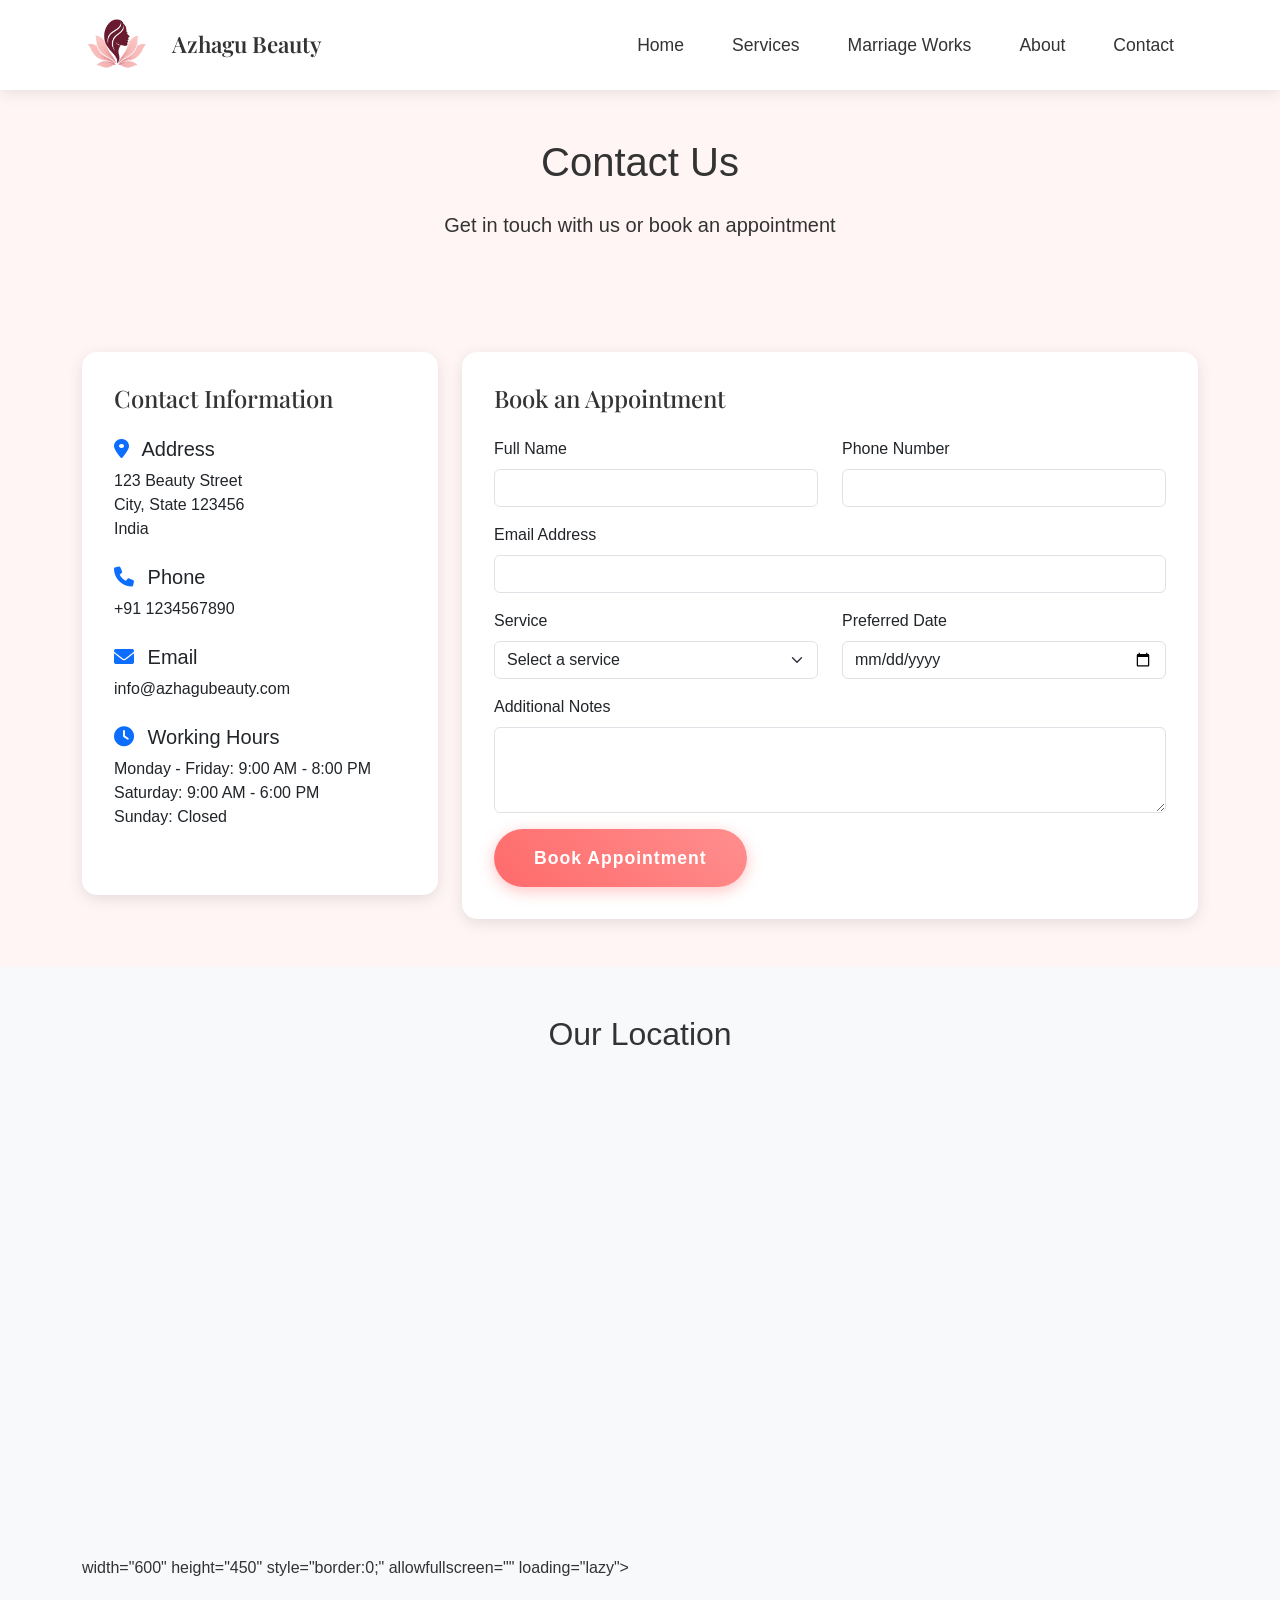
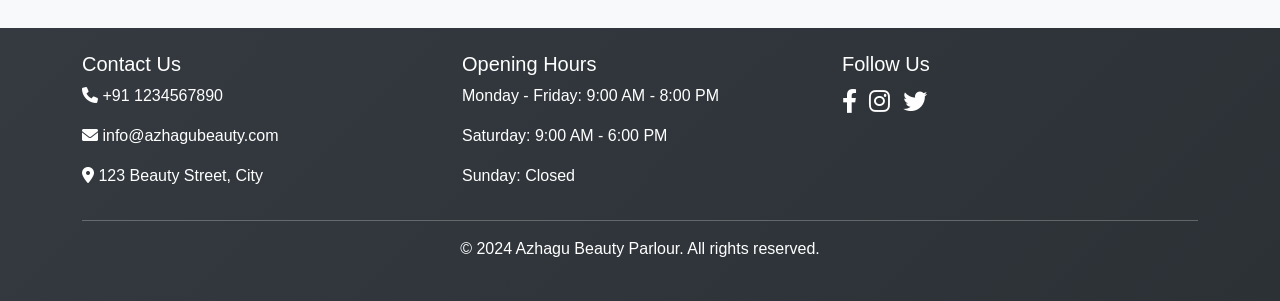
<file: contact.html>
<!DOCTYPE html>
<html lang="en">
<head>
    <meta charset="UTF-8">
    <meta name="viewport" content="width=device-width, initial-scale=1.0">
    <title>Contact Us - Azhagu Beauty Parlour</title>
    <!-- Google Fonts -->
    <link href="https://fonts.googleapis.com/css2?family=Playfair+Display:wght@400;700&family=Poppins:wght@300;400;500;600&display=swap" rel="stylesheet">
    <!-- Bootstrap CSS -->
    <link href="https://cdn.jsdelivr.net/npm/bootstrap@5.3.0/dist/css/bootstrap.min.css" rel="stylesheet">
    <!-- Custom CSS -->
    <link rel="stylesheet" href="styles.css">
    <!-- Font Awesome -->
    <link rel="stylesheet" href="https://cdnjs.cloudflare.com/ajax/libs/font-awesome/6.0.0/css/all.min.css">
</head>
<body>
    <!-- Navigation -->
    <nav class="navbar navbar-expand-lg navbar-light fixed-top">
        <div class="container">
            <a class="navbar-brand" href="index.html">
                <img src="images/logo_2.png" alt="Azhagu Beauty Logo" height="70">
                <span class="logo-text">Azhagu Beauty</span>
            </a>
            <button class="navbar-toggler" type="button" data-bs-toggle="collapse" data-bs-target="#navbarNav">
                <span class="navbar-toggler-icon"></span>
            </button>
            <div class="collapse navbar-collapse" id="navbarNav">
                <ul class="navbar-nav ms-auto">
                    <li class="nav-item">
                        <a class="nav-link" href="index.html">Home</a>
                    </li>
                    <li class="nav-item">
                        <a class="nav-link" href="services.html">Services</a>
                    </li>
                    <li class="nav-item">
                        <a class="nav-link" href="marriage-works.html">Marriage Works</a>
                    </li>
                    <li class="nav-item">
                        <a class="nav-link" href="about.html">About</a>
                    </li>
                    <li class="nav-item">
                        <a class="nav-link active" href="contact.html">Contact</a>
                    </li>
                </ul>
            </div>
        </div>
    </nav>

    <!-- Contact Header -->
    <header class="contact-header py-5">
        <div class="container">
            <h1 class="text-center mb-4">Contact Us</h1>
            <p class="text-center lead">Get in touch with us or book an appointment</p>
        </div>
    </header>

    <!-- Contact Section -->
    <section class="py-5">
        <div class="container">
            <div class="row">
                <!-- Contact Information -->
                <div class="col-md-4 mb-4">
                    <div class="card h-100">
                        <div class="card-body">
                            <h3 class="card-title mb-4">Contact Information</h3>
                            <div class="mb-4">
                                <h5><i class="fas fa-map-marker-alt text-primary me-2"></i> Address</h5>
                                <p>123 Beauty Street<br>City, State 123456<br>India</p>
                            </div>
                            <div class="mb-4">
                                <h5><i class="fas fa-phone text-primary me-2"></i> Phone</h5>
                                <p>+91 1234567890</p>
                            </div>
                            <div class="mb-4">
                                <h5><i class="fas fa-envelope text-primary me-2"></i> Email</h5>
                                <p>info@azhagubeauty.com</p>
                            </div>
                            <div class="mb-4">
                                <h5><i class="fas fa-clock text-primary me-2"></i> Working Hours</h5>
                                <p>Monday - Friday: 9:00 AM - 8:00 PM<br>
                                   Saturday: 9:00 AM - 6:00 PM<br>
                                   Sunday: Closed</p>
                            </div>
                        </div>
                    </div>
                </div>

                <!-- Booking Form -->
                <div class="col-md-8">
                    <div class="card">
                        <div class="card-body">
                            <h3 class="card-title mb-4">Book an Appointment</h3>
                            <form id="bookingForm">
                                <div class="row">
                                    <div class="col-md-6 mb-3">
                                        <label for="name" class="form-label">Full Name</label>
                                        <input type="text" class="form-control" id="name" required>
                                    </div>
                                    <div class="col-md-6 mb-3">
                                        <label for="phone" class="form-label">Phone Number</label>
                                        <input type="tel" class="form-control" id="phone" required>
                                    </div>
                                </div>
                                <div class="mb-3">
                                    <label for="email" class="form-label">Email Address</label>
                                    <input type="email" class="form-control" id="email" required>
                                </div>
                                <div class="row">
                                    <div class="col-md-6 mb-3">
                                        <label for="service" class="form-label">Service</label>
                                        <select class="form-select" id="service" required>
                                            <option value="">Select a service</option>
                                            <option value="haircut">Haircut & Styling</option>
                                            <option value="facial">Facial Treatment</option>
                                            <option value="makeup">Makeup</option>
                                            <option value="manicure">Manicure</option>
                                            <option value="pedicure">Pedicure</option>
                                        </select>
                                    </div>
                                    <div class="col-md-6 mb-3">
                                        <label for="date" class="form-label">Preferred Date</label>
                                        <input type="date" class="form-control" id="date" required>
                                    </div>
                                </div>
                                <div class="mb-3">
                                    <label for="message" class="form-label">Additional Notes</label>
                                    <textarea class="form-control" id="message" rows="3"></textarea>
                                </div>
                                <button type="submit" class="btn btn-primary">Book Appointment</button>
                            </form>
                        </div>
                    </div>
                </div>
            </div>
        </div>
    </section>

    <!-- Map Section -->
    <section class="py-5 bg-light">
        <div class="container">
            <div class="row">
                <div class="col-12">
                    <h2 class="text-center mb-4">Our Location</h2>
                    <div class="ratio ratio-21x9">
                        <iframe src="https://www.google.com/maps/embed?pb=!4v1746137182154!6m8!1m7!1skJ3Ty5ezbPW359hyQdwSLA!2m2!1d8.179730928117815!2d77.43807945736505!3f90!4f0!5f0.7820865974627469" width="600" height="450" style="border:0;" allowfullscreen="" loading="lazy" referrerpolicy="no-referrer-when-downgrade"></iframe>                                width="600" height="450" style="border:0;" allowfullscreen="" loading="lazy"></iframe>
                    </div>
                </div>
            </div>
        </div>
    </section>

    <!-- Footer -->
    <footer class="bg-dark text-white py-4">
        <div class="container">
            <div class="row">
                <div class="col-md-4">
                    <h5>Contact Us</h5>
                    <p><i class="fas fa-phone"></i> +91 1234567890</p>
                    <p><i class="fas fa-envelope"></i> info@azhagubeauty.com</p>
                    <p><i class="fas fa-map-marker-alt"></i> 123 Beauty Street, City</p>
                </div>
                <div class="col-md-4">
                    <h5>Opening Hours</h5>
                    <p>Monday - Friday: 9:00 AM - 8:00 PM</p>
                    <p>Saturday: 9:00 AM - 6:00 PM</p>
                    <p>Sunday: Closed</p>
                </div>
                <div class="col-md-4">
                    <h5>Follow Us</h5>
                    <div class="social-links">
                        <a href="#" class="text-white me-2"><i class="fab fa-facebook-f"></i></a>
                        <a href="#" class="text-white me-2"><i class="fab fa-instagram"></i></a>
                        <a href="#" class="text-white me-2"><i class="fab fa-twitter"></i></a>
                    </div>
                </div>
            </div>
            <hr>
            <div class="text-center">
                <p>&copy; 2024 Azhagu Beauty Parlour. All rights reserved.</p>
            </div>
        </div>
    </footer>

    <!-- Bootstrap JS -->
    <script src="https://cdn.jsdelivr.net/npm/bootstrap@5.3.0/dist/js/bootstrap.bundle.min.js"></script>
    <!-- Custom JS -->
    <script>
        document.getElementById('bookingForm').addEventListener('submit', function(e) {
            e.preventDefault();
            alert('Thank you for booking an appointment! We will contact you shortly to confirm your booking.');
            this.reset();
        });
    </script>
</body>
</html>
</file>
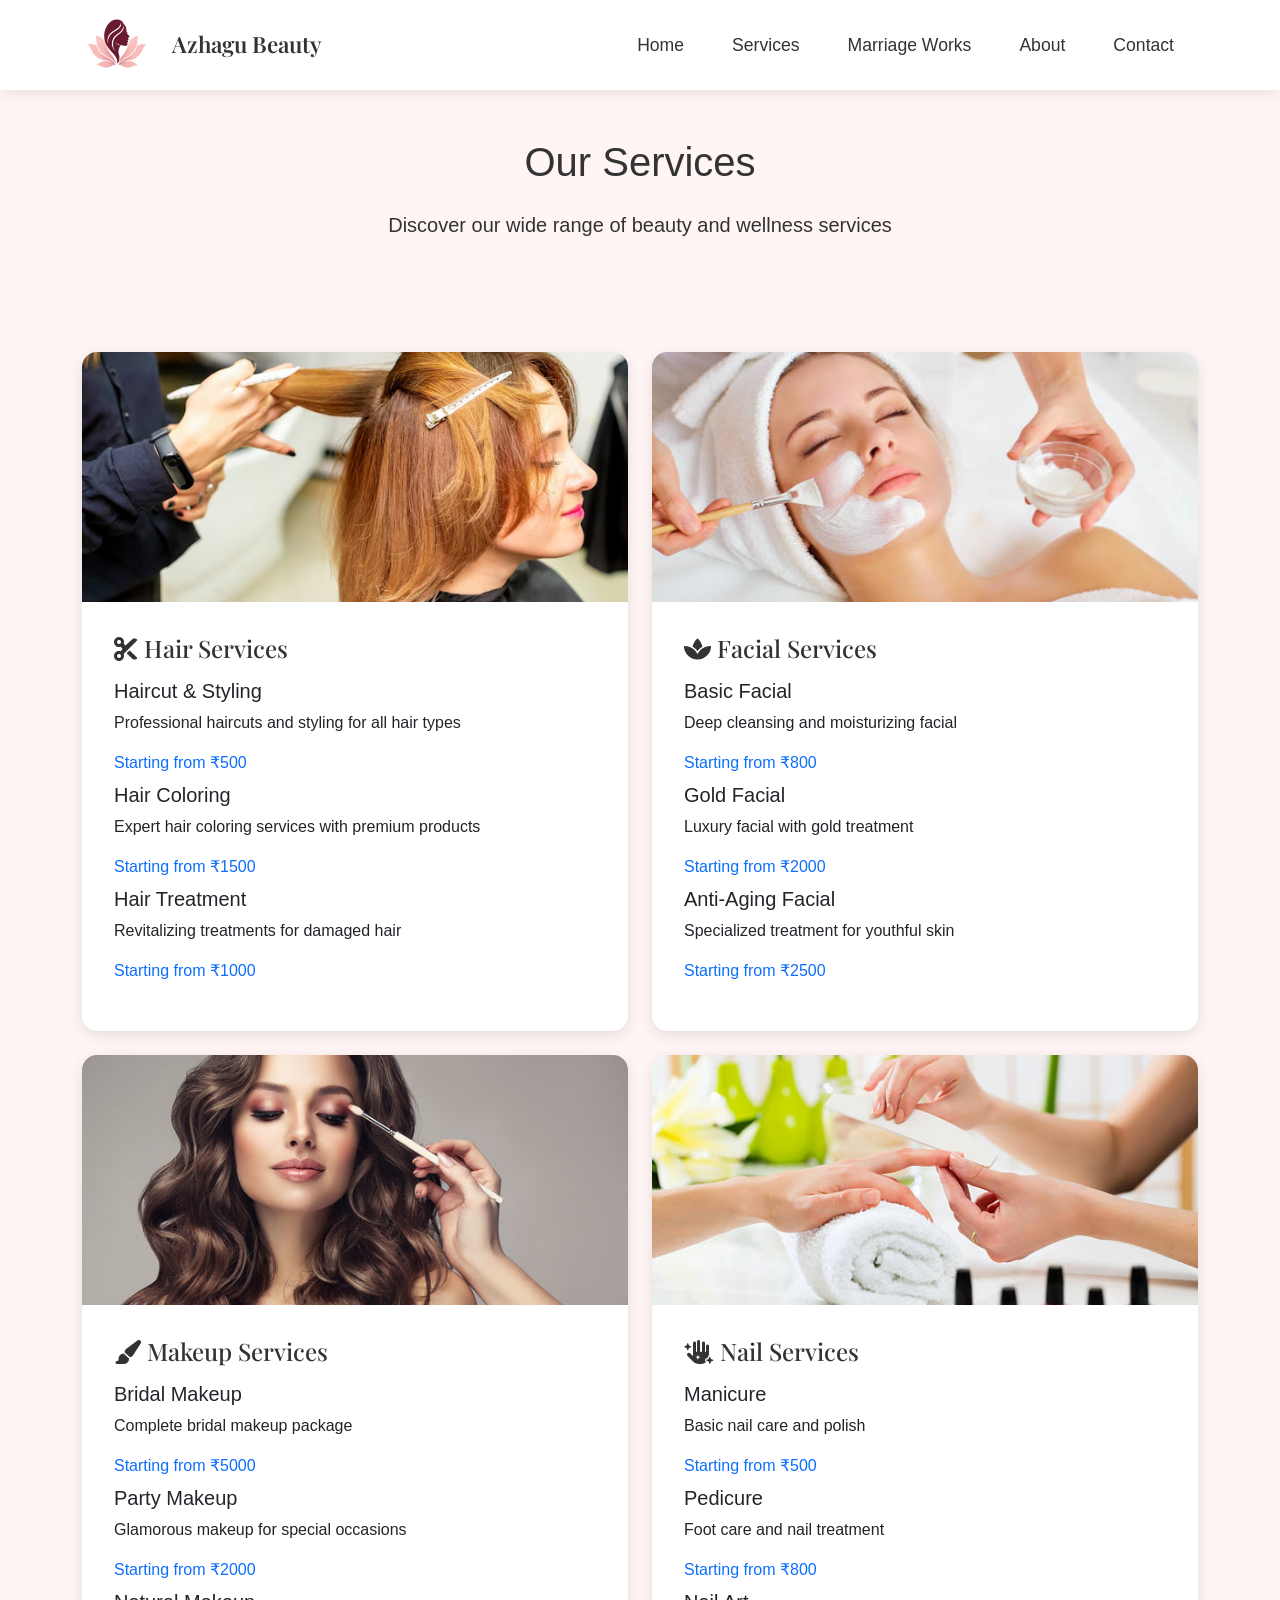
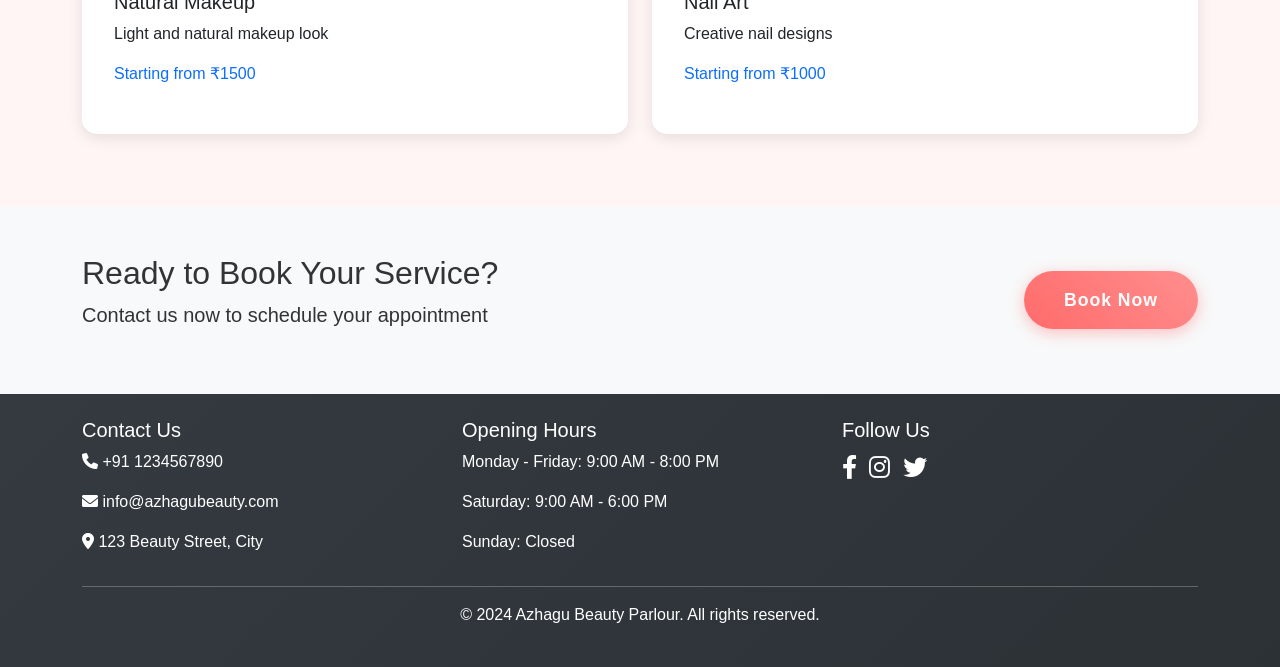
<file: services.html>
<!DOCTYPE html>
<html lang="en">
<head>
    <meta charset="UTF-8">
    <meta name="viewport" content="width=device-width, initial-scale=1.0">
    <title>Services - Azhagu Beauty Parlour</title>
    <!-- Google Fonts -->
    <link href="https://fonts.googleapis.com/css2?family=Playfair+Display:wght@400;700&family=Poppins:wght@300;400;500;600&display=swap" rel="stylesheet">
    <!-- Bootstrap CSS -->
    <link href="https://cdn.jsdelivr.net/npm/bootstrap@5.3.0/dist/css/bootstrap.min.css" rel="stylesheet">
    <!-- Custom CSS -->
    <link rel="stylesheet" href="styles.css">
    <!-- Font Awesome -->
    <link rel="stylesheet" href="https://cdnjs.cloudflare.com/ajax/libs/font-awesome/6.0.0/css/all.min.css">
</head>
<body>
    <!-- Navigation -->
    <nav class="navbar navbar-expand-lg navbar-light fixed-top">
        <div class="container">
            <a class="navbar-brand" href="index.html">
                <img src="images/logo_2.png" alt="Azhagu Beauty Logo" height="70">
                <span class="logo-text">Azhagu Beauty</span>
            </a>
            <button class="navbar-toggler" type="button" data-bs-toggle="collapse" data-bs-target="#navbarNav">
                <span class="navbar-toggler-icon"></span>
            </button>
            <div class="collapse navbar-collapse" id="navbarNav">
                <ul class="navbar-nav ms-auto">
                    <li class="nav-item">
                        <a class="nav-link" href="index.html">Home</a>
                    </li>
                    <li class="nav-item">
                        <a class="nav-link active" href="services.html">Services</a>
                    </li>
                    <li class="nav-item">
                        <a class="nav-link" href="marriage-works.html">Marriage Works</a>
                    </li>
                    <li class="nav-item">
                        <a class="nav-link" href="about.html">About</a>
                    </li>
                    <li class="nav-item">
                        <a class="nav-link" href="contact.html">Contact</a>
                    </li>
                </ul>
            </div>
        </div>
    </nav>

    <!-- Services Header -->
    <header class="services-header py-5">
        <div class="container">
            <h1 class="text-center mb-4">Our Services</h1>
            <p class="text-center lead">Discover our wide range of beauty and wellness services</p>
        </div>
    </header>

    <!-- Services Section -->
    <section class="py-5">
        <div class="container">
            <div class="row">
                <!-- Hair Services -->
                <div class="col-md-6 mb-4">
                    <div class="card h-100">
                        <img src="images/hair-style.avif" class="card-img-top" alt="Hair Styling Services">
                        <div class="card-body">
                            <h3 class="card-title"><i class="fas fa-cut"></i> Hair Services</h3>
                            <ul class="list-unstyled">
                                <li class="mb-2">
                                    <h5>Haircut & Styling</h5>
                                    <p>Professional haircuts and styling for all hair types</p>
                                    <span class="text-primary">Starting from ₹500</span>
                                </li>
                                <li class="mb-2">
                                    <h5>Hair Coloring</h5>
                                    <p>Expert hair coloring services with premium products</p>
                                    <span class="text-primary">Starting from ₹1500</span>
                                </li>
                                <li class="mb-2">
                                    <h5>Hair Treatment</h5>
                                    <p>Revitalizing treatments for damaged hair</p>
                                    <span class="text-primary">Starting from ₹1000</span>
                                </li>
                            </ul>
                        </div>
                    </div>
                </div>

                <!-- Facial Services -->
                <div class="col-md-6 mb-4">
                    <div class="card h-100">
                        <img src="images/facial.jpg" class="card-img-top" alt="Facial Services">
                        <div class="card-body">
                            <h3 class="card-title"><i class="fas fa-spa"></i> Facial Services</h3>
                            <ul class="list-unstyled">
                                <li class="mb-2">
                                    <h5>Basic Facial</h5>
                                    <p>Deep cleansing and moisturizing facial</p>
                                    <span class="text-primary">Starting from ₹800</span>
                                </li>
                                <li class="mb-2">
                                    <h5>Gold Facial</h5>
                                    <p>Luxury facial with gold treatment</p>
                                    <span class="text-primary">Starting from ₹2000</span>
                                </li>
                                <li class="mb-2">
                                    <h5>Anti-Aging Facial</h5>
                                    <p>Specialized treatment for youthful skin</p>
                                    <span class="text-primary">Starting from ₹2500</span>
                                </li>
                            </ul>
                        </div>
                    </div>
                </div>

                <!-- Makeup Services -->
                <div class="col-md-6 mb-4">
                    <div class="card h-100">
                        <img src="images/makeup.jpg" class="card-img-top" alt="Makeup Services">
                        <div class="card-body">
                            <h3 class="card-title"><i class="fas fa-paint-brush"></i> Makeup Services</h3>
                            <ul class="list-unstyled">
                                <li class="mb-2">
                                    <h5>Bridal Makeup</h5>
                                    <p>Complete bridal makeup package</p>
                                    <span class="text-primary">Starting from ₹5000</span>
                                </li>
                                <li class="mb-2">
                                    <h5>Party Makeup</h5>
                                    <p>Glamorous makeup for special occasions</p>
                                    <span class="text-primary">Starting from ₹2000</span>
                                </li>
                                <li class="mb-2">
                                    <h5>Natural Makeup</h5>
                                    <p>Light and natural makeup look</p>
                                    <span class="text-primary">Starting from ₹1500</span>
                                </li>
                            </ul>
                        </div>
                    </div>
                </div>

                <!-- Nail Services -->
                <div class="col-md-6 mb-4">
                    <div class="card h-100">
                        <img src="images/nail-services.jpg" class="card-img-top" alt="Nail Services">
                        <div class="card-body">
                            <h3 class="card-title"><i class="fas fa-hand-sparkles"></i> Nail Services</h3>
                            <ul class="list-unstyled">
                                <li class="mb-2">
                                    <h5>Manicure</h5>
                                    <p>Basic nail care and polish</p>
                                    <span class="text-primary">Starting from ₹500</span>
                                </li>
                                <li class="mb-2">
                                    <h5>Pedicure</h5>
                                    <p>Foot care and nail treatment</p>
                                    <span class="text-primary">Starting from ₹800</span>
                                </li>
                                <li class="mb-2">
                                    <h5>Nail Art</h5>
                                    <p>Creative nail designs</p>
                                    <span class="text-primary">Starting from ₹1000</span>
                                </li>
                            </ul>
                        </div>
                    </div>
                </div>
            </div>
        </div>
    </section>

    <!-- Call to Action -->
    <section class="bg-light py-5">
        <div class="container">
            <div class="row align-items-center">
                <div class="col-md-8">
                    <h2>Ready to Book Your Service?</h2>
                    <p class="lead">Contact us now to schedule your appointment</p>
                </div>
                <div class="col-md-4 text-md-end">
                    <a href="contact.html" class="btn btn-primary btn-lg">Book Now</a>
                </div>
            </div>
        </div>
    </section>

    <!-- Footer -->
    <footer class="bg-dark text-white py-4">
        <div class="container">
            <div class="row">
                <div class="col-md-4">
                    <h5>Contact Us</h5>
                    <p><i class="fas fa-phone"></i> +91 1234567890</p>
                    <p><i class="fas fa-envelope"></i> info@azhagubeauty.com</p>
                    <p><i class="fas fa-map-marker-alt"></i> 123 Beauty Street, City</p>
                </div>
                <div class="col-md-4">
                    <h5>Opening Hours</h5>
                    <p>Monday - Friday: 9:00 AM - 8:00 PM</p>
                    <p>Saturday: 9:00 AM - 6:00 PM</p>
                    <p>Sunday: Closed</p>
                </div>
                <div class="col-md-4">
                    <h5>Follow Us</h5>
                    <div class="social-links">
                        <a href="#" class="text-white me-2"><i class="fab fa-facebook-f"></i></a>
                        <a href="#" class="text-white me-2"><i class="fab fa-instagram"></i></a>
                        <a href="#" class="text-white me-2"><i class="fab fa-twitter"></i></a>
                    </div>
                </div>
            </div>
            <hr>
            <div class="text-center">
                <p>&copy; 2024 Azhagu Beauty Parlour. All rights reserved.</p>
            </div>
        </div>
    </footer>

    <!-- Bootstrap JS -->
    <script src="https://cdn.jsdelivr.net/npm/bootstrap@5.3.0/dist/js/bootstrap.bundle.min.js"></script>
</body>
</html>
</file>
<file: styles.css>
/* Global Styles */
:root {
    --primary-color: #ff6b6b;
    --secondary-color: #ff8e8e;
    --accent-color: #ff5252;
    --text-color: #333;
    --light-bg: #fff5f5;
}

body {
    font-family: 'Arial', sans-serif;
    padding-top: 90px;
    color: var(--text-color);
    background-color: var(--light-bg);
}

/* Hero Section */
.hero-section {
    background: linear-gradient(rgba(0, 0, 0, 0.5), rgba(0, 0, 0, 0.5)), url('./images/beauty-background.jpg');
    background-size: cover;
    background-position: center;
    background-attachment: fixed;
    height: 90vh;
    display: flex;
    align-items: center;
    position: relative;
    overflow: hidden;
}

.hero-section::before {
    content: '';
    position: absolute;
    top: 0;
    left: 0;
    right: 0;
    bottom: 0;
    background: rgba(0, 0, 0, 0.3);
}

.hero-content {
    text-align: center;
    position: relative;
    z-index: 2;
    padding: 3rem;
    background: rgba(255, 255, 255, 0.15);
    backdrop-filter: blur(10px);
    border-radius: 20px;
    box-shadow: 0 8px 32px rgba(0, 0, 0, 0.2);
    border: 1px solid rgba(255, 255, 255, 0.2);
    transform: translateY(0);
    transition: transform 0.3s ease;
}

.hero-content:hover {
    transform: translateY(-10px);
}

.animated-heading {
    font-family: 'Playfair Display', serif;
    font-size: 5rem;
    margin-bottom: 1.5rem;
    opacity: 0;
    transform: translateY(20px);
    animation: fadeInUp 1s ease forwards;
}

.welcome-text {
    display: block;
    font-size: 3.5rem;
    color: #ffffff;
    margin-bottom: 0.5rem;
    font-weight: 400;
    text-shadow: 2px 2px 4px rgba(0, 0, 0, 0.3);
    letter-spacing: 3px;
}

.brand-text {
    display: block;
    font-size: 6rem;
    font-weight: 700;
    background: linear-gradient(45deg, #ff6b6b, #ff8e8e, #ff6b6b);
    background-size: 200% auto;
    -webkit-background-clip: text;
    -webkit-text-fill-color: transparent;
    position: relative;
    text-shadow: 2px 2px 4px rgba(0, 0, 0, 0.2);
    animation: gradientFlow 3s ease infinite;
}

.brand-text::after {
    content: '';
    position: absolute;
    bottom: -10px;
    left: 50%;
    transform: translateX(-50%);
    width: 150px;
    height: 4px;
    background: linear-gradient(45deg, #ff6b6b, #ff8e8e);
    animation: expandLine 1.5s ease forwards 0.5s;
    box-shadow: 0 2px 8px rgba(255, 107, 107, 0.4);
}

.animated-subtitle {
    font-size: 1.8rem;
    color: #ffffff;
    margin-bottom: 2.5rem;
    opacity: 0;
    transform: translateY(20px);
    animation: fadeInUp 1s ease forwards 0.3s;
    text-shadow: 1px 1px 3px rgba(0, 0, 0, 0.3);
    font-weight: 500;
    letter-spacing: 1px;
}

@keyframes fadeInUp {
    from {
        opacity: 0;
        transform: translateY(20px);
    }
    to {
        opacity: 1;
        transform: translateY(0);
    }
}

@keyframes expandLine {
    from {
        width: 0;
        opacity: 0;
    }
    to {
        width: 150px;
        opacity: 1;
    }
}

@keyframes gradientFlow {
    0% {
        background-position: 0% 50%;
    }
    50% {
        background-position: 100% 50%;
    }
    100% {
        background-position: 0% 50%;
    }
}

.hero-section .btn-primary {
    background: linear-gradient(45deg, #ff6b6b, #ff8e8e);
    border: none;
    padding: 1.2rem 3rem;
    font-size: 1.3rem;
    border-radius: 50px;
    transition: all 0.3s ease;
    font-weight: 600;
    letter-spacing: 1px;
    box-shadow: 0 4px 15px rgba(255, 107, 107, 0.4);
    animation: pulse 2s infinite;
}

.hero-section .btn-primary:hover {
    transform: translateY(-3px);
    box-shadow: 0 6px 20px rgba(255, 107, 107, 0.6);
}

@keyframes pulse {
    0% {
        box-shadow: 0 4px 15px rgba(255, 107, 107, 0.4);
    }
    50% {
        box-shadow: 0 4px 25px rgba(255, 107, 107, 0.6);
    }
    100% {
        box-shadow: 0 4px 15px rgba(255, 107, 107, 0.4);
    }
}

/* Navigation */
.navbar {
    background-color: rgba(255, 255, 255, 0.95) !important;
    backdrop-filter: blur(10px);
    box-shadow: 0 2px 15px rgba(0,0,0,0.1);
    padding: 1rem 0;
    height: 90px;
    transition: all 0.3s ease;
}

.navbar.scrolled {
    height: 70px;
    background-color: rgba(255, 255, 255, 0.98) !important;
}

.navbar-brand {
    padding: 0;
    display: flex;
    align-items: center;
    gap: 15px;
}

.navbar-brand img {
    height: 70px;
    width: auto;
    object-fit: contain;
    mix-blend-mode: multiply;
    transition: transform 0.3s ease;
}

.navbar-brand:hover img {
    transform: scale(1.05);
}

.logo-text {
    font-size: 1.4rem;
    font-weight: 600;
    color: var(--text-color);
    margin-left: 5px;
    font-family: 'Playfair Display', serif;
}

.navbar-light .navbar-nav .nav-link {
    color: var(--text-color);
    font-weight: 500;
    padding: 1rem 1.5rem;
    font-size: 1.1rem;
    position: relative;
}

.navbar-light .navbar-nav .nav-link::after {
    content: '';
    position: absolute;
    bottom: 0;
    left: 50%;
    width: 0;
    height: 2px;
    background: linear-gradient(45deg, var(--primary-color), var(--secondary-color));
    transition: all 0.3s ease;
    transform: translateX(-50%);
}

.navbar-light .navbar-nav .nav-link:hover::after {
    width: 80%;
}

.navbar-light .navbar-nav .active > .nav-link::after {
    width: 80%;
}

/* Cards */
.card {
    transition: all 0.4s ease;
    border: none;
    box-shadow: 0 4px 15px rgba(0,0,0,0.1);
    border-radius: 15px;
    overflow: hidden;
    background: white;
}

.card:hover {
    transform: translateY(-10px) scale(1.02);
    box-shadow: 0 8px 25px rgba(0,0,0,0.2);
}

.card-img-top {
    height: 250px;
    object-fit: cover;
    transition: transform 0.4s ease;
}

.card:hover .card-img-top {
    transform: scale(1.1);
}

.card-body {
    padding: 2rem;
}

.card-title {
    font-family: 'Playfair Display', serif;
    font-size: 1.5rem;
    margin-bottom: 1rem;
    color: var(--text-color);
}

/* Buttons */
.btn-primary {
    background: linear-gradient(45deg, var(--primary-color), var(--secondary-color));
    border: none;
    padding: 1rem 2.5rem;
    font-size: 1.1rem;
    border-radius: 50px;
    transition: all 0.3s ease;
    font-weight: 600;
    letter-spacing: 1px;
    box-shadow: 0 4px 15px rgba(255, 107, 107, 0.4);
}

.btn-primary:hover {
    transform: translateY(-3px);
    box-shadow: 0 6px 20px rgba(255, 107, 107, 0.6);
    background: linear-gradient(45deg, var(--secondary-color), var(--primary-color));
}

.btn-outline-primary {
    color: #ff6b6b;
    border-color: #ff6b6b;
}

.btn-outline-primary:hover {
    background-color: #ff6b6b;
    border-color: #ff6b6b;
}

/* Footer */
footer {
    background: linear-gradient(135deg, #343a40, #2c3136);
    color: white;
    padding: 4rem 0 2rem;
}

.social-links a {
    font-size: 1.5rem;
    margin-right: 1.5rem;
    transition: all 0.3s ease;
    display: inline-block;
}

.social-links a:hover {
    color: var(--primary-color);
    transform: translateY(-3px);
}

/* Responsive Design */
@media (max-width: 768px) {
    .hero-section {
        height: 70vh;
    }
    
    .animated-heading {
        font-size: 3.5rem;
    }
    
    .welcome-text {
        font-size: 2.5rem;
    }
    
    .brand-text {
        font-size: 4rem;
    }
    
    .hero-content {
        padding: 2rem;
    }
    
    .navbar {
        height: auto;
    }
}

/* Testimonials Section */
.testimonials {
    background-color: var(--light-bg);
    position: relative;
    overflow: hidden;
}

.testimonial-card {
    background: white;
    border-radius: 15px;
    padding: 2rem;
    height: 100%;
    box-shadow: 0 4px 15px rgba(0,0,0,0.1);
    transition: all 0.3s ease;
}

.testimonial-card:hover {
    transform: translateY(-5px);
    box-shadow: 0 8px 25px rgba(0,0,0,0.15);
}

.testimonial-content {
    position: relative;
}

.testimonial-content i {
    color: var(--primary-color);
    font-size: 2rem;
    opacity: 0.2;
    position: absolute;
    top: -1rem;
    left: -1rem;
}

.testimonial-text {
    font-size: 1.1rem;
    line-height: 1.6;
    color: var(--text-color);
    margin-bottom: 1.5rem;
    font-style: italic;
}

.testimonial-author {
    display: flex;
    align-items: center;
    gap: 1rem;
}

.testimonial-author img {
    width: 60px;
    height: 60px;
    object-fit: cover;
    border: 3px solid var(--primary-color);
}

.testimonial-author h5 {
    margin: 0;
    font-size: 1.1rem;
    color: var(--text-color);
}

.testimonial-author p {
    margin: 0;
    font-size: 0.9rem;
    color: #666;
}

/* CTA Section */
.cta-section {
    background: linear-gradient(135deg, var(--primary-color), var(--secondary-color));
    color: white;
    position: relative;
    overflow: hidden;
}

.cta-section::before {
    content: '';
    position: absolute;
    top: 0;
    left: 0;
    right: 0;
    bottom: 0;
    background: url('images/pattern.png');
    opacity: 0.1;
}

.cta-section h2 {
    font-family: 'Playfair Display', serif;
    font-size: 2.5rem;
    margin-bottom: 1rem;
}

.cta-section .lead {
    font-size: 1.2rem;
    opacity: 0.9;
}

.cta-section .btn-primary {
    background: white;
    color: var(--primary-color);
    border: none;
    padding: 1rem 2.5rem;
    font-size: 1.1rem;
    border-radius: 50px;
    transition: all 0.3s ease;
    font-weight: 600;
    letter-spacing: 1px;
    box-shadow: 0 4px 15px rgba(0,0,0,0.2);
}

.cta-section .btn-primary:hover {
    transform: translateY(-3px);
    box-shadow: 0 6px 20px rgba(0,0,0,0.3);
    background: rgba(255, 255, 255, 0.9);
}
</file>
